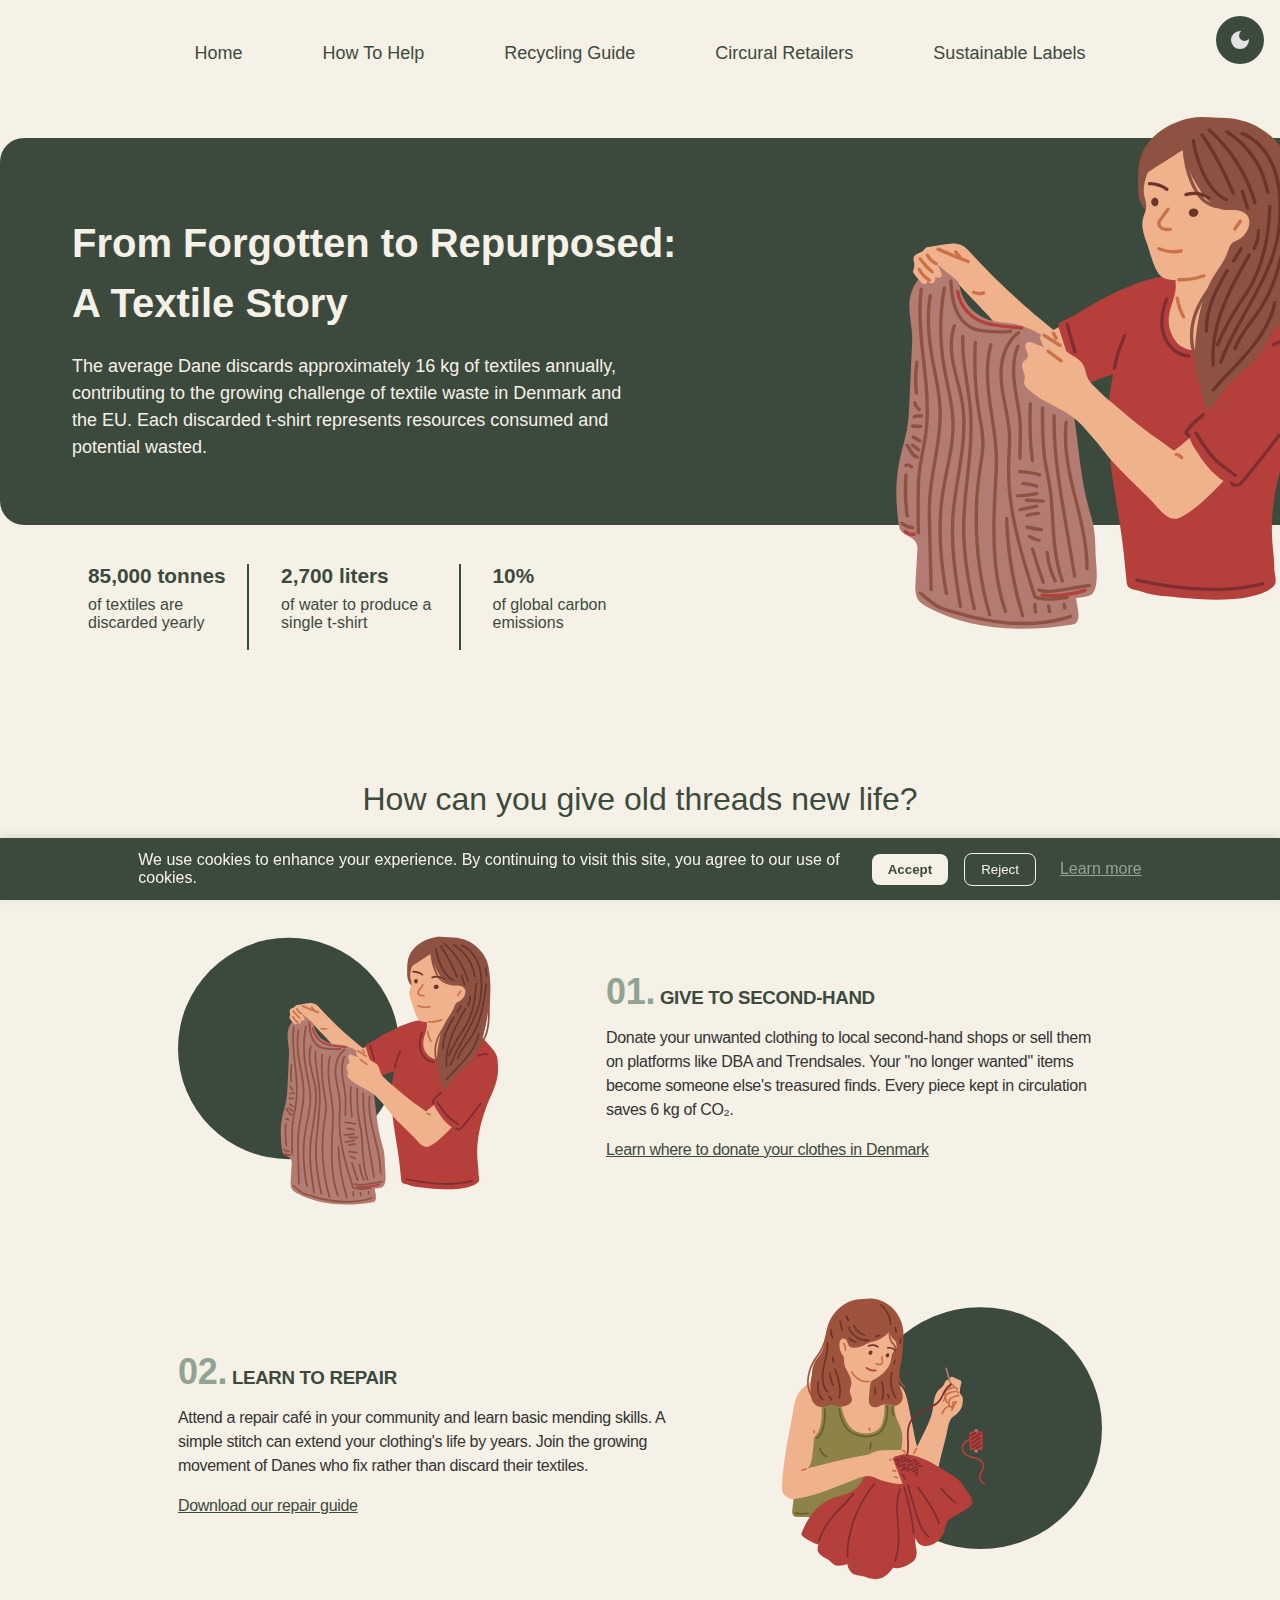
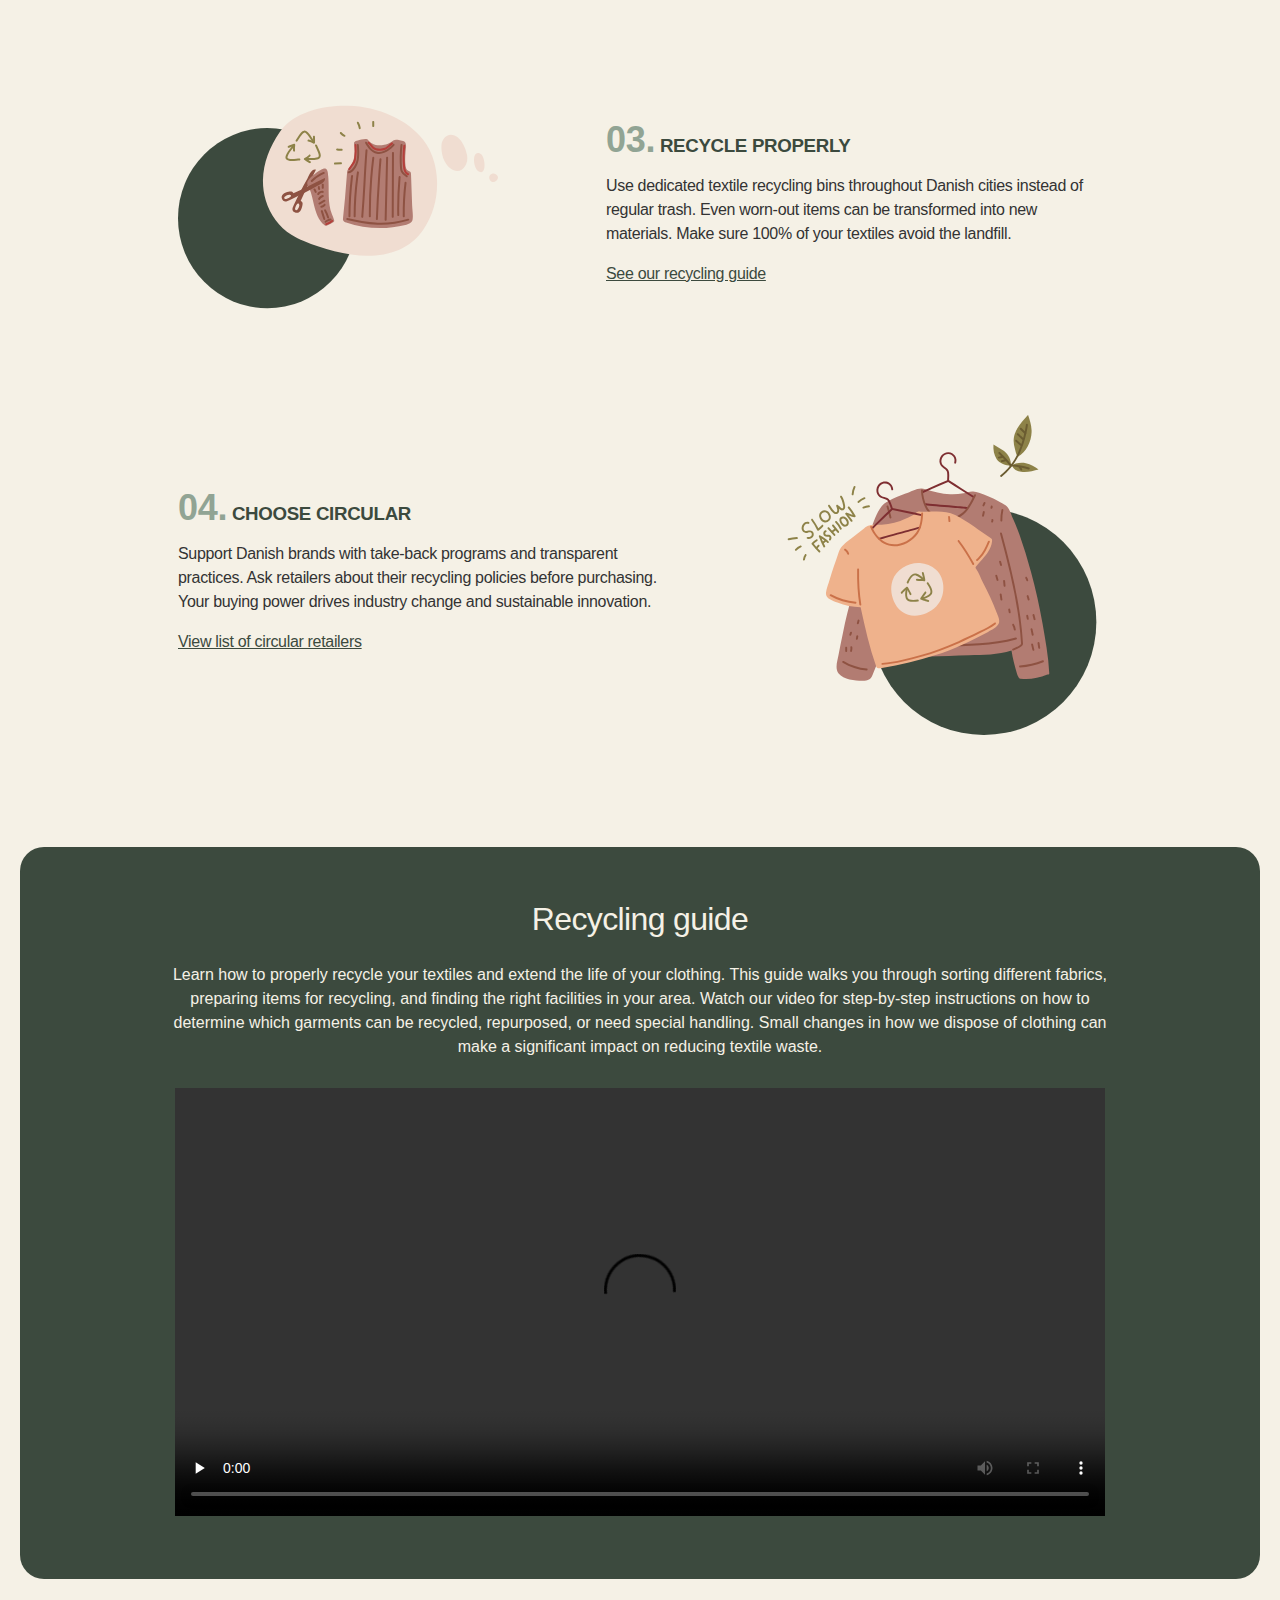
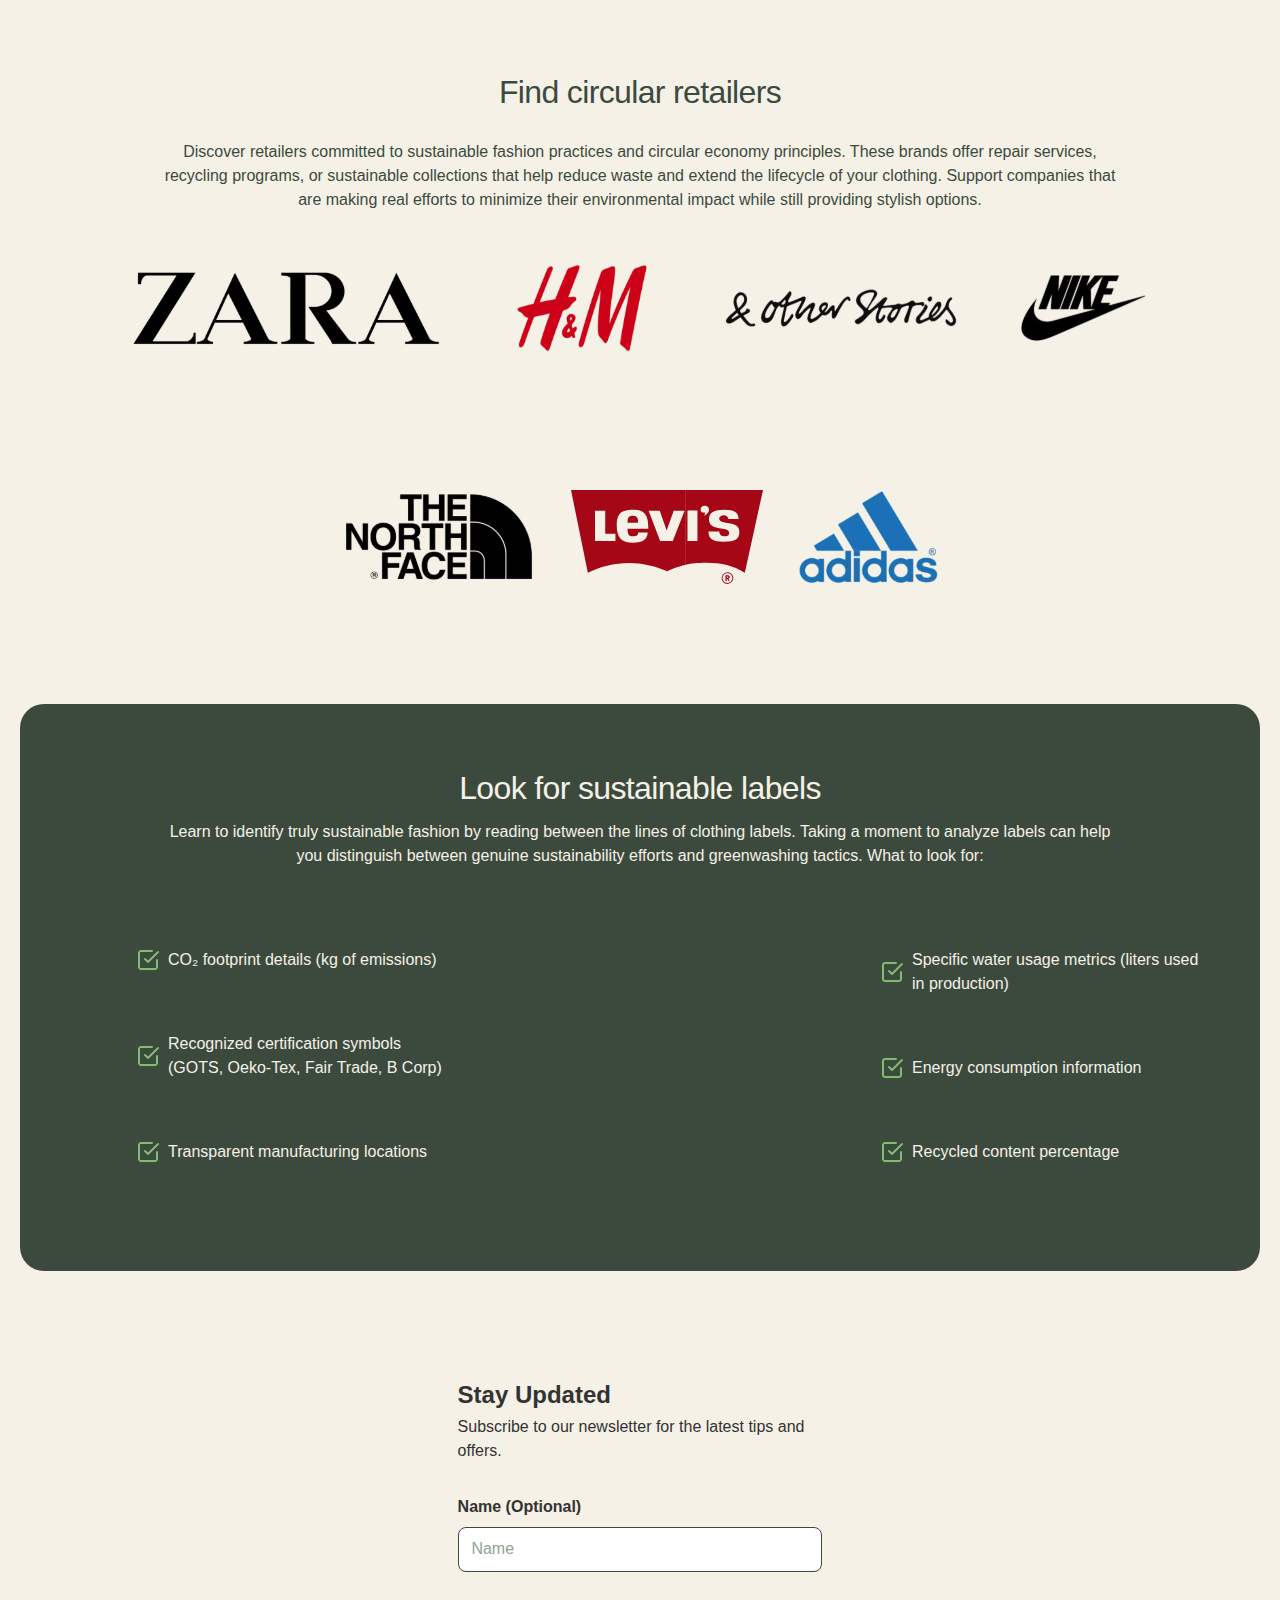
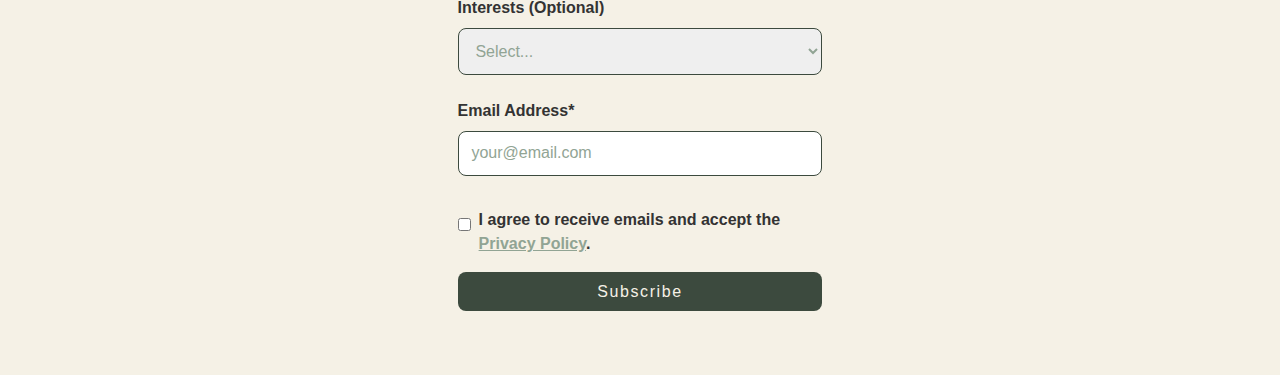
<file: index.html>
<!DOCTYPE html>
<html lang="en">
  <head>
    <meta charset="UTF-8" />
    <meta name="viewport" content="width=device-width, initial-scale=1.0" />
    <title>Document</title>
    <link rel="stylesheet" href="style.css" />
    <script type="text/javascript" src="darkmode.js" defer></script>
    <script type="text/javascript" src="cookies.js" defer></script>
    <script type="text/javascript" src="newsletter.js" defer></script>
  </head>
  <div id="newsletter-confirmation" class="confirmation-popup" hidden>
    Thank you for subscribing!
  </div>
  <body>
    <header id="">
      <div class="burger-menu">
        <div class="burger-line"></div>
        <div class="burger-line"></div>
        <div class="burger-line"></div>
      </div>
      <nav class="navbar">
        <button id="theme-toggle">
          <img src="resources/icons/moon.svg" alt="moon" />
          <img src="resources/icons/sun.svg" alt="sun" />
        </button>
        <ul class="navigation-links">
          <li><a href="#home">Home</a></li>
          <li><a href="#help">How To Help</a></li>
          <li><a href="#guide">Recycling Guide</a></li>
          <li><a href="#retailers">Circural Retailers</a></li>
          <li><a href="#labels">Sustainable Labels</a></li>
        </ul>
      </nav>
    </header>
    <section class="hero" id="home">
      <div class="hero-content">
        <div class="left-column">
          <div class="hero-text">
            <h1>
              From Forgotten to Repurposed:<br />
              A Textile Story
            </h1>
            <p>
              The average Dane discards approximately 16 kg of textiles
              annually, contributing to the growing challenge of textile waste
              in Denmark and the EU. Each discarded t-shirt represents resources
              consumed and potential wasted.
            </p>
          </div>
          <div class="stats">
            <div>
              <h2>85,000 tonnes</h2>
              <p>of textiles are discarded yearly</p>
            </div>
            <div>
              <h2>2,700 liters</h2>
              <p>of water to produce a single t-shirt</p>
            </div>
            <div>
              <h2>10%</h2>
              <p>of global carbon emissions</p>
            </div>
          </div>
        </div>

        <div class="hero-image">
          <img src="resources/Group 1.svg" alt="Girl holding t-shirt" />
        </div>
      </div>
    </section>
    <section>
      <div class="content">
        <h2 id="help">How can you give old threads new life?</h2>
        <div class="content-row">
          <img
            class="content-image"
            src="resources/Group 135.svg"
            alt="Girl holding t-shirt"
            loading="lazy"
          />
          <div class="text-column">
            <div class="numbered-heading">
              <span class="number">01.</span>
              <h3 class="heading-text">GIVE TO SECOND-HAND</h3>
            </div>
            <p>
              Donate your unwanted clothing to local second-hand shops or sell
              them on platforms like DBA and Trendsales. Your "no longer wanted"
              items become someone else's treasured finds. Every piece kept in
              circulation saves 6 kg of CO₂.
            </p>
            <div class="content-link">
              <a href="">Learn where to donate your clothes in Denmark</a>
            </div>
          </div>
        </div>
        <div class="content-row">
          <div class="text-column">
            <div class="numbered-heading">
              <span class="number">02.</span>
              <h3 class="heading-text">LEARN TO REPAIR</h3>
            </div>
            <p>
              Attend a repair café in your community and learn basic mending
              skills. A simple stitch can extend your clothing's life by years.
              Join the growing movement of Danes who fix rather than discard
              their textiles.
            </p>
            <div class="content-link">
              <a href="">Download our repair guide</a>
            </div>
          </div>
          <img
            class="content-image"
            src="resources/Group 136.svg"
            alt="Girl repairing t-shirt"
            loading="lazy"
          />
        </div>
        <div class="content-row">
          <img
            class="content-image"
            src="resources/Group 137.svg"
            alt="Recycling t-shirt"
            loading="lazy"
          />
          <div class="text-column">
            <div class="numbered-heading">
              <span class="number">03.</span>
              <h3 class="heading-text">RECYCLE PROPERLY</h3>
            </div>
            <p>
              Use dedicated textile recycling bins throughout Danish cities
              instead of regular trash. Even worn-out items can be transformed
              into new materials. Make sure 100% of your textiles avoid the
              landfill.
            </p>
            <div class="content-link">
              <a href="#guide">See our recycling guide</a>
            </div>
          </div>
        </div>
        <div class="content-row">
          <div class="text-column">
            <div class="numbered-heading">
              <span class="number">04.</span>
              <h3 class="heading-text">CHOOSE CIRCULAR</h3>
            </div>
            <p>
              Support Danish brands with take-back programs and transparent
              practices. Ask retailers about their recycling policies before
              purchasing. Your buying power drives industry change and
              sustainable innovation.
            </p>
            <div class="content-link">
              <a href="#retailers">View list of circular retailers</a>
            </div>
          </div>
          <img
            class="content-image"
            src="resources/Group 138.svg"
            alt="Circural retailers t-shirt"
            loading="lazy"
          />
        </div>
      </div>
    </section>
    <section class="guide" id="guide">
      <div class="guide-container">
        <div class="guide-text">
          <h2>Recycling guide</h2>
          <p>
            Learn how to properly recycle your textiles and extend the life of
            your clothing. This guide walks you through sorting different
            fabrics, preparing items for recycling, and finding the right
            facilities in your area. Watch our video for step-by-step
            instructions on how to determine which garments can be recycled,
            repurposed, or need special handling. Small changes in how we
            dispose of clothing can make a significant impact on reducing
            textile waste.
          </p>
        </div>
        <div class="video-container">
          <div class="video-container">
            <video controls preload="none">
              <source
                src="resources/3196599-uhd_3840_2160_25fps.mp4"
                type="video/mp4"
              />
            </video>
          </div>
        </div>
      </div>
    </section>
    <section class="retailers" id="retailers">
      <div class="retailers-text">
        <h2>Find circular retailers</h2>
        <p>
          Discover retailers committed to sustainable fashion practices and
          circular economy principles. These brands offer repair services,
          recycling programs, or sustainable collections that help reduce waste
          and extend the lifecycle of your clothing. Support companies that are
          making real efforts to minimize their environmental impact while still
          providing stylish options.
        </p>
      </div>
      <div class="logos">
        <div class="logos-first-row">
          <img src="resources/logos/zara.svg" alt="ZARA" loading="lazy" />
          <img src="resources/logos/H&M.svg" alt="H&M" loading="lazy" />
          <img
            src="resources/logos/other.svg"
            alt="& Other Stories"
            loading="lazy"
          />
          <img src="resources/logos/nike.svg" alt="NIKE" loading="lazy" />
        </div>
        <div class="logos-second-row">
          <img
            src="resources/logos/TNF.svg"
            alt="THE NORTH FACE"
            loading="lazy"
          />
          <img
            src="resources/logos/levis-logo-svgrepo-com.svg"
            alt="LEVI"
            loading="lazy"
          />
          <img src="resources/logos/adidas.svg" alt="adidas" loading="lazy" />
        </div>
      </div>
    </section>
    <section>
      <div class="label-container">
        <div class="label-text">
          <h2 id="labels">Look for sustainable labels</h2>
          <p class="label-description">
            Learn to identify truly sustainable fashion by reading between the
            lines of clothing labels. Taking a moment to analyze labels can help
            you distinguish between genuine sustainability efforts and
            greenwashing tactics. What to look for:
          </p>
          <div class="label-columns">
            <div class="first-label-column">
              <div class="check-div">
                <img
                  class="check"
                  src="resources/check-square.svg"
                  alt="check square"
                />
                <p>CO₂ footprint details (kg of emissions)</p>
              </div>

              <div class="check-div">
                <img
                  class="check"
                  src="resources/check-square.svg"
                  alt="check square"
                />
                <p>
                  Recognized certification symbols (GOTS, Oeko-Tex, Fair Trade,
                  B Corp)
                </p>
              </div>
              <div class="check-div">
                <img
                  class="check"
                  src="resources/check-square.svg"
                  alt="check square"
                />
                <p>Transparent manufacturing locations</p>
              </div>
            </div>
            <div class="second-label-column">
              <img src="resources/label.png" alt="Label image" loading="lazy" />
            </div>
            <div class="third-label-column">
              <div class="check-div">
                <img
                  class="check"
                  src="resources/check-square.svg"
                  alt="check square"
                />
                <p>Specific water usage metrics (liters used in production)</p>
              </div>

              <div class="check-div">
                <img
                  class="check"
                  src="resources/check-square.svg"
                  alt="check square"
                />
                <p>Energy consumption information</p>
              </div>
              <div class="check-div">
                <img
                  class="check"
                  src="resources/check-square.svg"
                  alt="check square"
                />
                <p>Recycled content percentage</p>
              </div>
            </div>
          </div>
        </div>
      </div>
      <div class="cookie-banner" id="cookieBanner">
        <div class="cookie-content">
          <p>
            We use cookies to enhance your experience. By continuing to visit
            this site, you agree to our use of cookies.
          </p>
          <div class="cookie-buttons">
            <button class="cookie-btn accept" id="acceptCookies">Accept</button>
            <button class="cookie-btn reject" id="rejectCookies">Reject</button>
            <a href="" class="cookie-link">Learn more</a>
          </div>
        </div>
      </div>
    </section>
    <section class="newsletter">
      <div class="newsletter-container">
        <h2 id="newsletter-heading">Stay Updated</h2>
        <p>Subscribe to our newsletter for the latest tips and offers.</p>
        <form id="newsletter-form" class="newsletter-form">
          <div class="form-group">
            <label for="first-name">Name (Optional)</label>
            <input
              type="text"
              id="first-name"
              name="first_name"
              placeholder="Name"
            />
            <label for="interest">Interests (Optional)</label>
            <select id="interest" name="interest">
              <option value="">Select...</option>
              <option value="tips">Sustainability Tips</option>
              <option value="news">Industry News</option>
              <option value="offers">Special Offers</option>
            </select>
            <label for="email">Email Address*</label>
            <input
              type="email"
              id="email"
              name="email"
              required
              placeholder="your@email.com"
            />
          </div>
          <div class="form-group checkbox-group">
            <input type="checkbox" id="consent" name="consent" required />
            <label for="consent">
              I agree to receive emails and accept the
              <a href="">Privacy Policy</a>.
            </label>
          </div>
          <button type="submit" class="submit-btn">Subscribe</button>
        </form>
      </div>
    </section>
    <script>
      const burgerMenu = document.querySelector(".burger-menu");
      const navLinks = document.querySelector(".navigation-links");

      burgerMenu.addEventListener("click", () => {
        burgerMenu.classList.toggle("active");
        navLinks.classList.toggle("active");
      });

      // Close menu when clicking on a link
      document.querySelectorAll(".navigation-links a").forEach((link) => {
        link.addEventListener("click", () => {
          burgerMenu.classList.remove("active");
          navLinks.classList.remove("active");
        });
      });
    </script>
  </body>
</html>
</file>
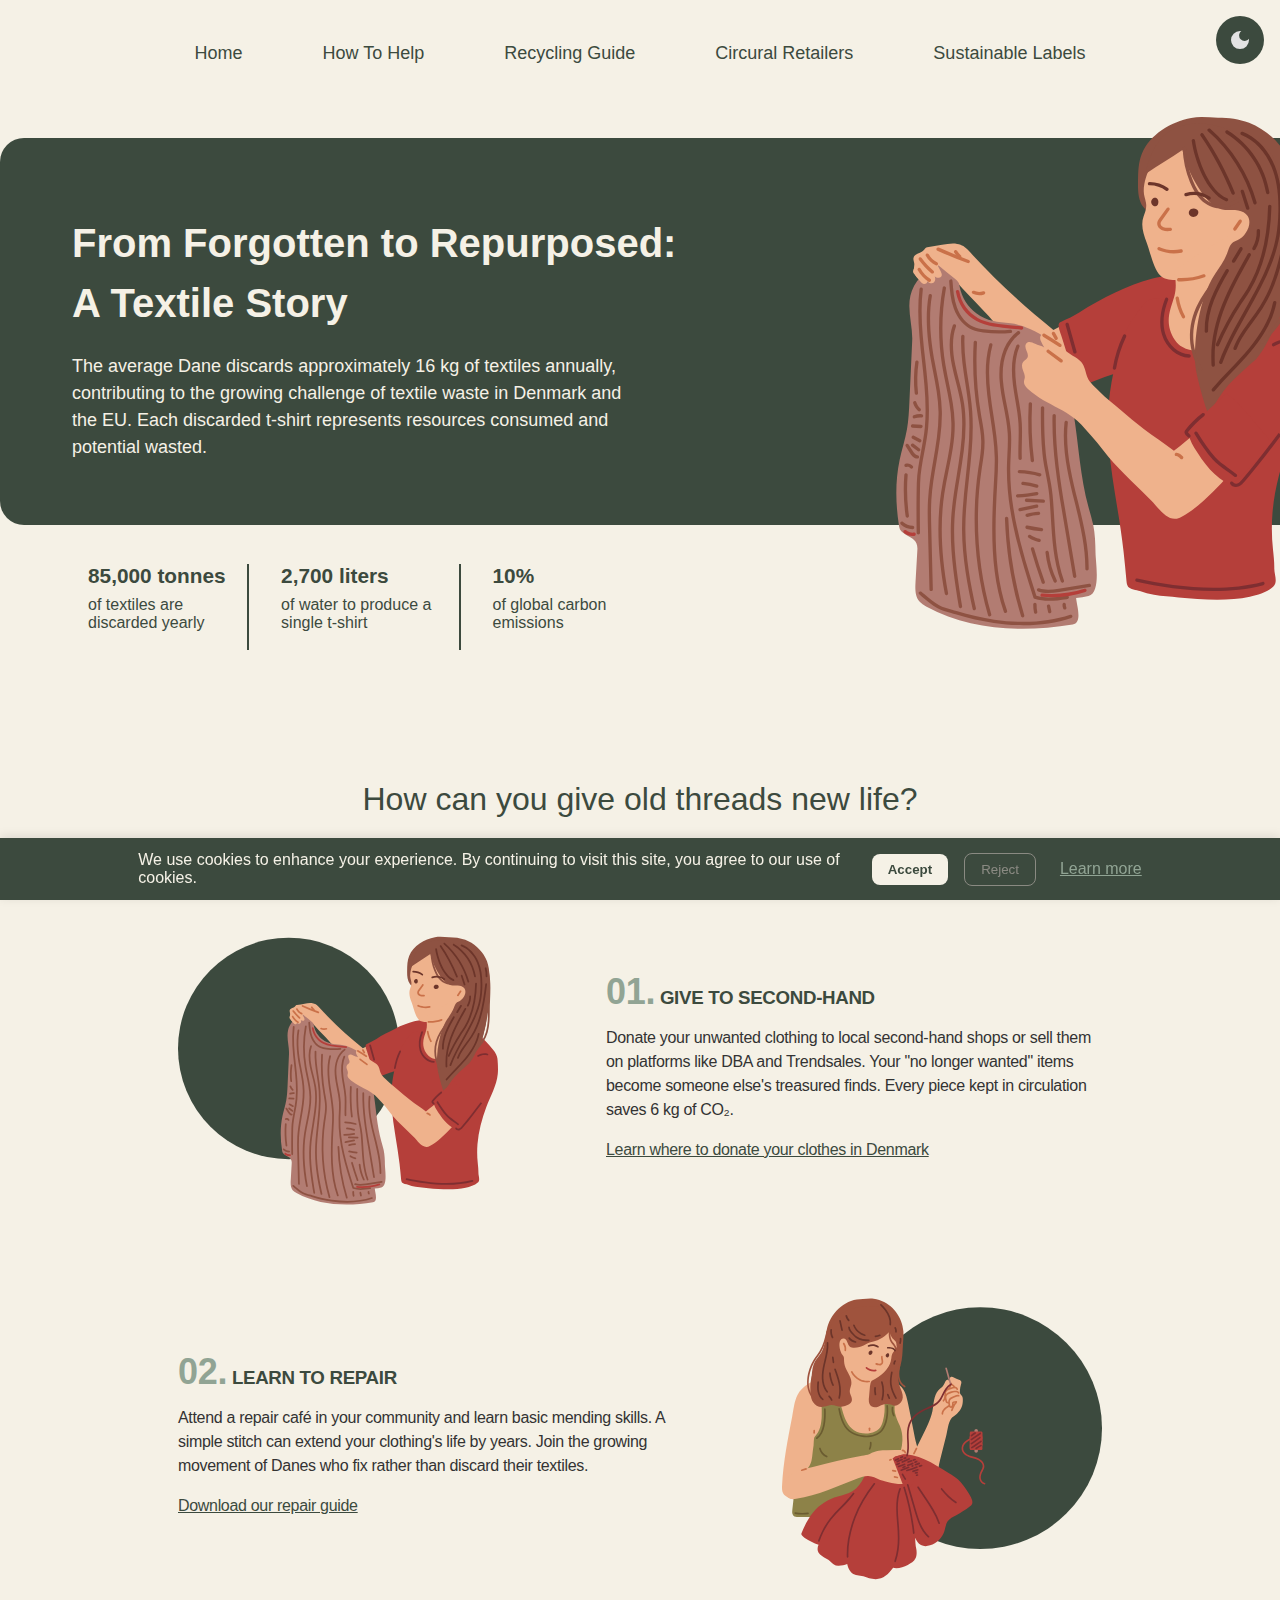
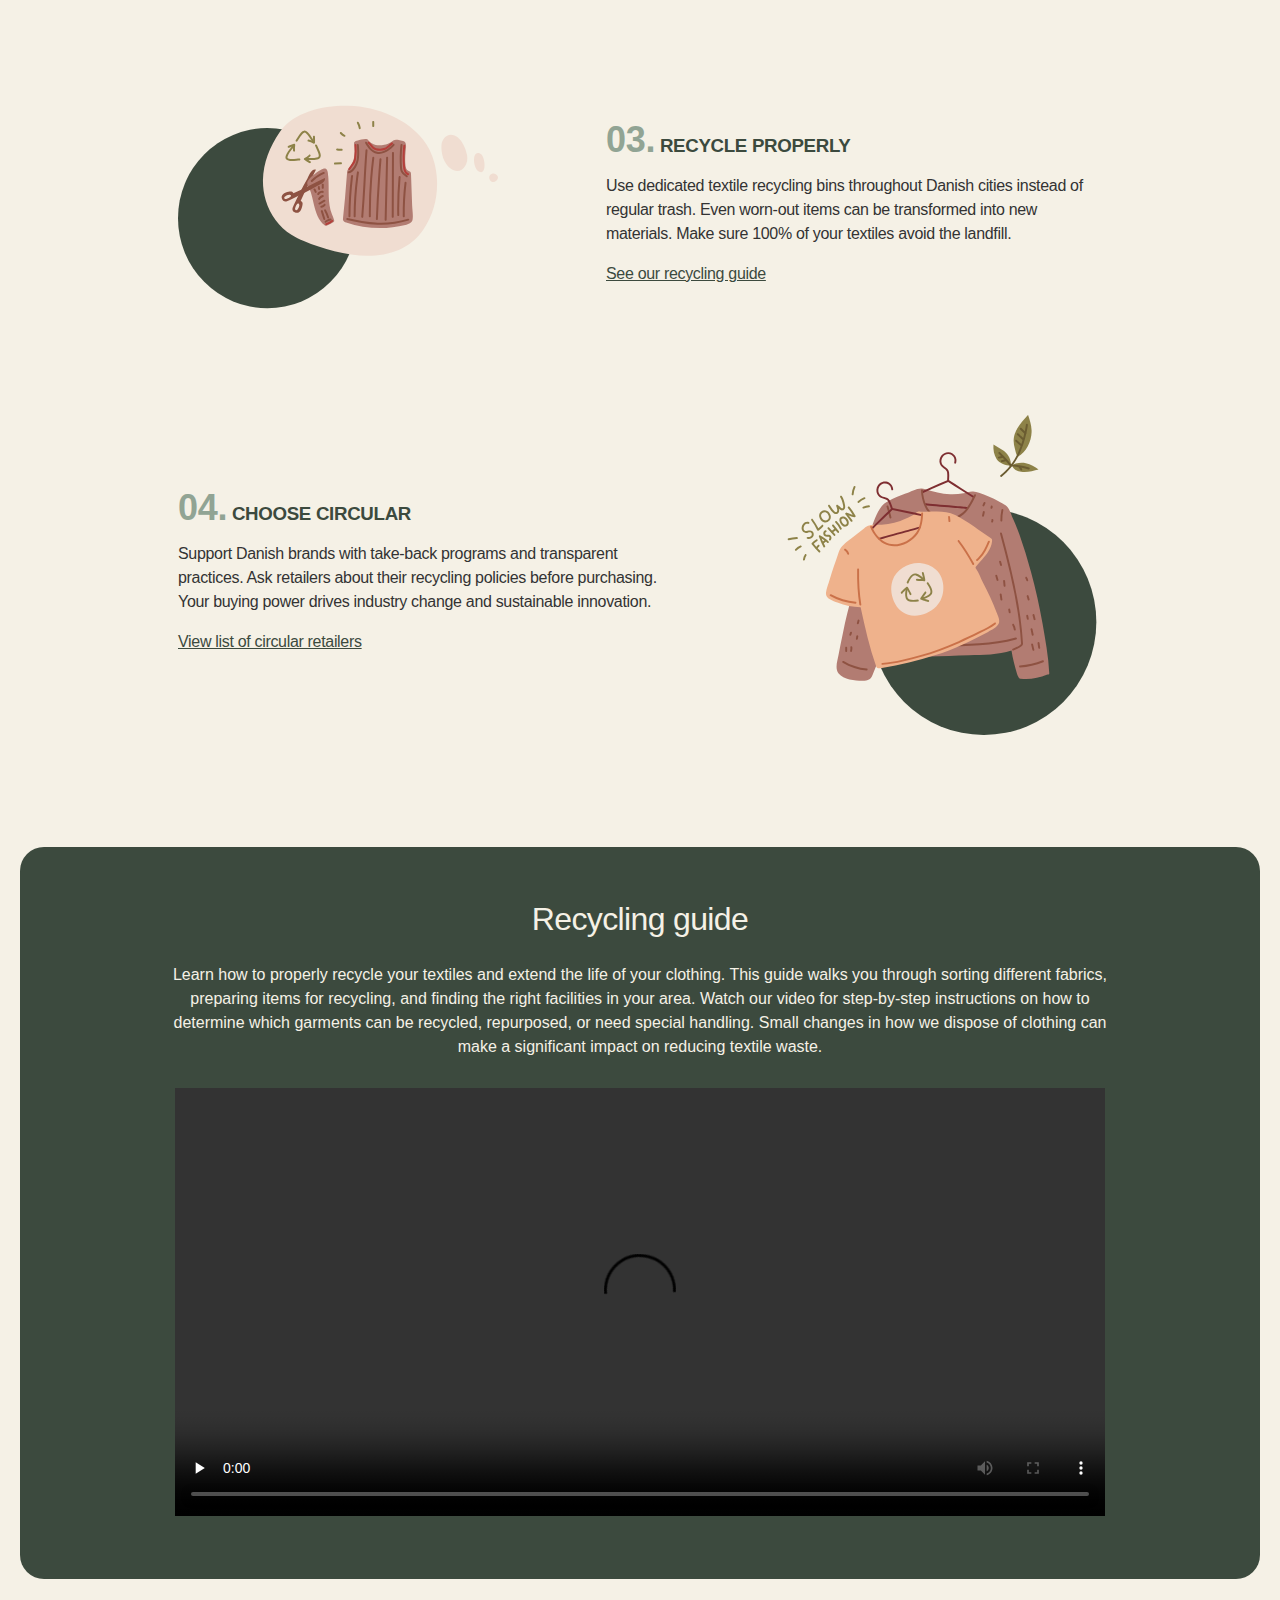
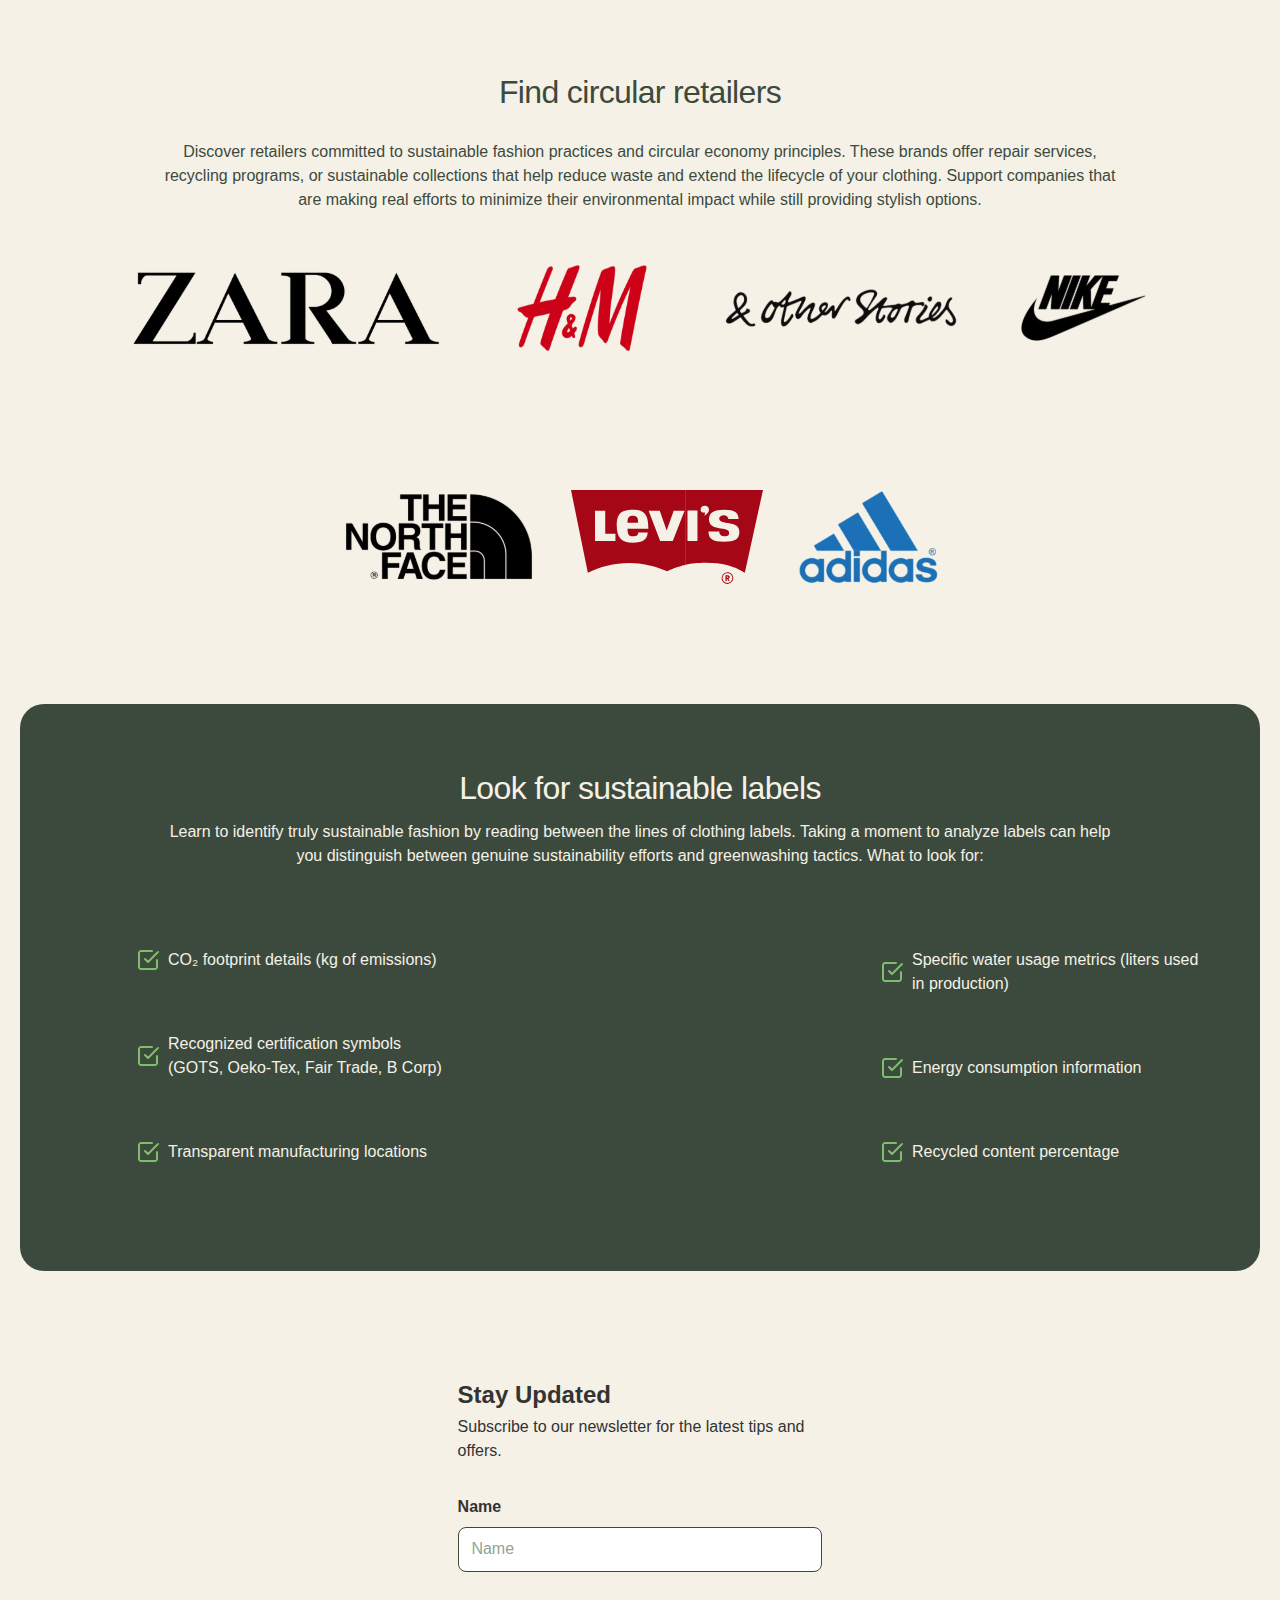
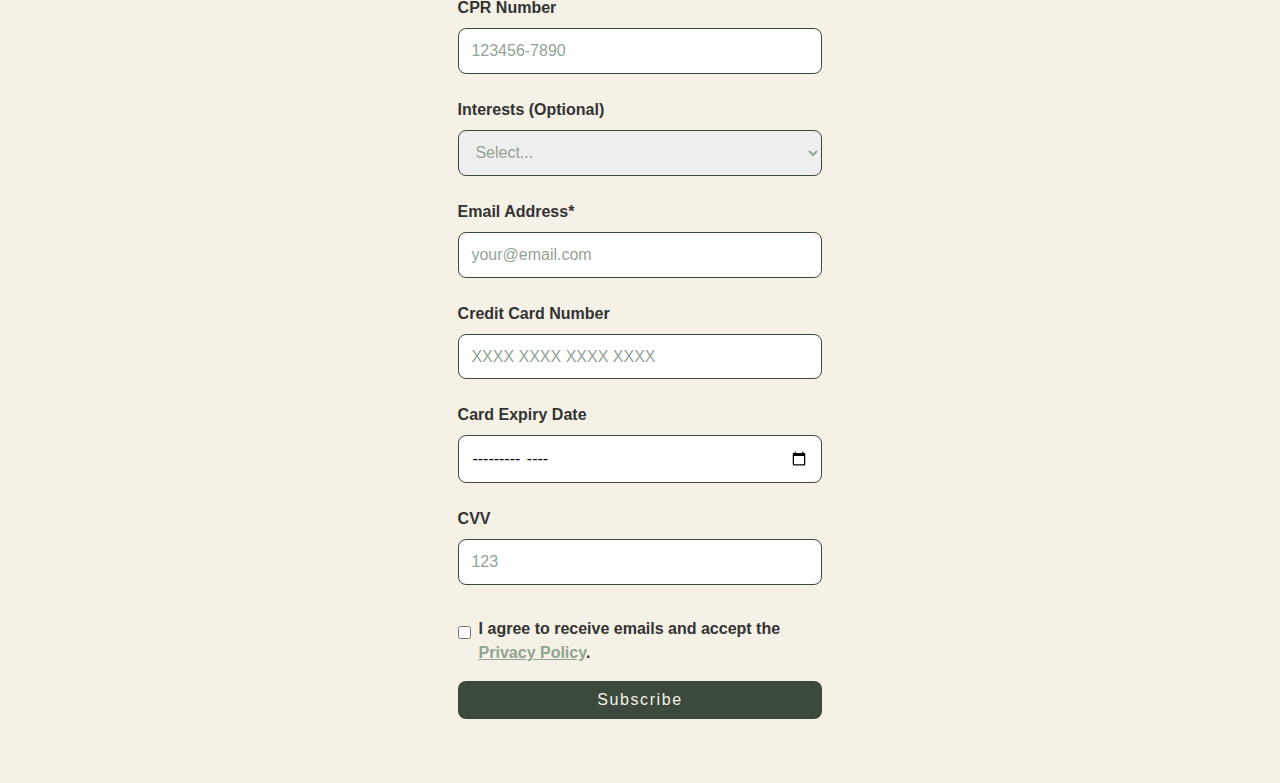
<file: devil.html>
<!DOCTYPE html>
<html lang="en">
  <head>
    <meta charset="UTF-8" />
    <meta name="viewport" content="width=device-width, initial-scale=1.0" />
    <title>Document</title>
    <link rel="stylesheet" href="devil.css" />
    <script type="text/javascript" src="darkmode.js" defer></script>
    <script type="text/javascript" src="cookies.js" defer></script>
    <script type="text/javascript" src="newsletter.js" defer></script>
    <script type="text/javascript" src="popup.js" defer></script>
  </head>
  <div id="newsletter-confirmation" class="confirmation-popup" hidden>
    Thank you for subscribing!
  </div>
  <div class="popup" id="popup">
    <div class="popup-content">
      <div class="climate-clock">
        <div class="clock-display">
          <span id="climate-years">4</span> years
          <span id="climate-days">104</span> days
        </div>
        <p>Left to limit global warming to 1.5°C.</p>
        <p>To save the world subscribe to our newsletter now!</p>
        <button class="climate-btn">SAVE THE WORLD</button>
      </div>
      <button class="close-popup">x</button>
    </div>
  </div>
  <body>
    <header id="">
      <div class="burger-menu">
        <div class="burger-line"></div>
        <div class="burger-line"></div>
        <div class="burger-line"></div>
      </div>
      <nav class="navbar">
        <button id="theme-toggle">
          <img src="resources/icons/moon.svg" alt="moon" />
          <img src="resources/icons/sun.svg" alt="sun" />
        </button>
        <ul class="navigation-links">
          <li><a href="#home">Home</a></li>
          <li><a href="#help">How To Help</a></li>
          <li><a href="#guide">Recycling Guide</a></li>
          <li><a href="#retailers">Circural Retailers</a></li>
          <li><a href="#labels">Sustainable Labels</a></li>
        </ul>
      </nav>
    </header>
    <section class="hero" id="home">
      <div class="hero-content">
        <div class="left-column">
          <div class="hero-text">
            <h1>
              From Forgotten to Repurposed:<br />
              A Textile Story
            </h1>
            <p>
              The average Dane discards approximately 16 kg of textiles
              annually, contributing to the growing challenge of textile waste
              in Denmark and the EU. Each discarded t-shirt represents resources
              consumed and potential wasted.
            </p>
          </div>
          <div class="stats">
            <div>
              <h2>85,000 tonnes</h2>
              <p>of textiles are discarded yearly</p>
            </div>
            <div>
              <h2>2,700 liters</h2>
              <p>of water to produce a single t-shirt</p>
            </div>
            <div>
              <h2>10%</h2>
              <p>of global carbon emissions</p>
            </div>
          </div>
        </div>

        <div class="hero-image">
          <img src="resources/Group 1.svg" alt="Girl holding t-shirt" />
        </div>
      </div>
    </section>
    <section>
      <div class="content">
        <h2 id="help">How can you give old threads new life?</h2>
        <div class="content-row">
          <img
            class="content-image"
            src="resources/Group 135.svg"
            alt="Girl holding t-shirt"
            loading="lazy"
          />
          <div class="text-column">
            <div class="numbered-heading">
              <span class="number">01.</span>
              <h3 class="heading-text">GIVE TO SECOND-HAND</h3>
            </div>
            <p>
              Donate your unwanted clothing to local second-hand shops or sell
              them on platforms like DBA and Trendsales. Your "no longer wanted"
              items become someone else's treasured finds. Every piece kept in
              circulation saves 6 kg of CO₂.
            </p>
            <div class="content-link">
              <a href="">Learn where to donate your clothes in Denmark</a>
            </div>
          </div>
        </div>
        <div class="content-row">
          <div class="text-column">
            <div class="numbered-heading">
              <span class="number">02.</span>
              <h3 class="heading-text">LEARN TO REPAIR</h3>
            </div>
            <p>
              Attend a repair café in your community and learn basic mending
              skills. A simple stitch can extend your clothing's life by years.
              Join the growing movement of Danes who fix rather than discard
              their textiles.
            </p>
            <div class="content-link">
              <a href="">Download our repair guide</a>
            </div>
          </div>
          <img
            class="content-image"
            src="resources/Group 136.svg"
            alt="Girl repairing t-shirt"
            loading="lazy"
          />
        </div>
        <div class="content-row">
          <img
            class="content-image"
            src="resources/Group 137.svg"
            alt="Recycling t-shirt"
            loading="lazy"
          />
          <div class="text-column">
            <div class="numbered-heading">
              <span class="number">03.</span>
              <h3 class="heading-text">RECYCLE PROPERLY</h3>
            </div>
            <p>
              Use dedicated textile recycling bins throughout Danish cities
              instead of regular trash. Even worn-out items can be transformed
              into new materials. Make sure 100% of your textiles avoid the
              landfill.
            </p>
            <div class="content-link">
              <a href="#guide">See our recycling guide</a>
            </div>
          </div>
        </div>
        <div class="content-row">
          <div class="text-column">
            <div class="numbered-heading">
              <span class="number">04.</span>
              <h3 class="heading-text">CHOOSE CIRCULAR</h3>
            </div>
            <p>
              Support Danish brands with take-back programs and transparent
              practices. Ask retailers about their recycling policies before
              purchasing. Your buying power drives industry change and
              sustainable innovation.
            </p>
            <div class="content-link">
              <a href="#retailers">View list of circular retailers</a>
            </div>
          </div>
          <img
            class="content-image"
            src="resources/Group 138.svg"
            alt="Circural retailers t-shirt"
            loading="lazy"
          />
        </div>
      </div>
    </section>
    <section class="guide" id="guide">
      <div class="guide-container">
        <div class="guide-text">
          <h2>Recycling guide</h2>
          <p>
            Learn how to properly recycle your textiles and extend the life of
            your clothing. This guide walks you through sorting different
            fabrics, preparing items for recycling, and finding the right
            facilities in your area. Watch our video for step-by-step
            instructions on how to determine which garments can be recycled,
            repurposed, or need special handling. Small changes in how we
            dispose of clothing can make a significant impact on reducing
            textile waste.
          </p>
        </div>
        <div class="video-container">
          <div class="video-container">
            <video controls preload="none">
              <source
                src="resources/3196599-uhd_3840_2160_25fps.mp4"
                type="video/mp4"
              />
            </video>
          </div>
        </div>
      </div>
    </section>
    <section class="retailers" id="retailers">
      <div class="retailers-text">
        <h2>Find circular retailers</h2>
        <p>
          Discover retailers committed to sustainable fashion practices and
          circular economy principles. These brands offer repair services,
          recycling programs, or sustainable collections that help reduce waste
          and extend the lifecycle of your clothing. Support companies that are
          making real efforts to minimize their environmental impact while still
          providing stylish options.
        </p>
      </div>
      <div class="logos">
        <div class="logos-first-row">
          <img src="resources/logos/zara.svg" alt="ZARA" loading="lazy" />
          <img src="resources/logos/H&M.svg" alt="H&M" loading="lazy" />
          <img
            src="resources/logos/other.svg"
            alt="& Other Stories"
            loading="lazy"
          />
          <img src="resources/logos/nike.svg" alt="NIKE" loading="lazy" />
        </div>
        <div class="logos-second-row">
          <img
            src="resources/logos/TNF.svg"
            alt="THE NORTH FACE"
            loading="lazy"
          />
          <img
            src="resources/logos/levis-logo-svgrepo-com.svg"
            alt="LEVI"
            loading="lazy"
          />
          <img src="resources/logos/adidas.svg" alt="adidas" loading="lazy" />
        </div>
      </div>
    </section>
    <section>
      <div class="label-container">
        <div class="label-text">
          <h2 id="labels">Look for sustainable labels</h2>
          <p class="label-description">
            Learn to identify truly sustainable fashion by reading between the
            lines of clothing labels. Taking a moment to analyze labels can help
            you distinguish between genuine sustainability efforts and
            greenwashing tactics. What to look for:
          </p>
          <div class="label-columns">
            <div class="first-label-column">
              <div class="check-div">
                <img
                  class="check"
                  src="resources/check-square.svg"
                  alt="check square"
                />
                <p>CO₂ footprint details (kg of emissions)</p>
              </div>

              <div class="check-div">
                <img
                  class="check"
                  src="resources/check-square.svg"
                  alt="check square"
                />
                <p>
                  Recognized certification symbols (GOTS, Oeko-Tex, Fair Trade,
                  B Corp)
                </p>
              </div>
              <div class="check-div">
                <img
                  class="check"
                  src="resources/check-square.svg"
                  alt="check square"
                />
                <p>Transparent manufacturing locations</p>
              </div>
            </div>
            <div class="second-label-column">
              <img src="resources/label.png" alt="Label image" loading="lazy" />
            </div>
            <div class="third-label-column">
              <div class="check-div">
                <img
                  class="check"
                  src="resources/check-square.svg"
                  alt="check square"
                />
                <p>Specific water usage metrics (liters used in production)</p>
              </div>

              <div class="check-div">
                <img
                  class="check"
                  src="resources/check-square.svg"
                  alt="check square"
                />
                <p>Energy consumption information</p>
              </div>
              <div class="check-div">
                <img
                  class="check"
                  src="resources/check-square.svg"
                  alt="check square"
                />
                <p>Recycled content percentage</p>
              </div>
            </div>
          </div>
        </div>
      </div>
      <div class="cookie-banner" id="cookieBanner">
        <div class="cookie-content">
          <p>
            We use cookies to enhance your experience. By continuing to visit
            this site, you agree to our use of cookies.
          </p>
          <div class="cookie-buttons">
            <button class="cookie-btn accept" id="acceptCookies">Accept</button>

            <!-- Part 3 Evil Reject Button -->
            <div class="evil-reject-container">
              <button class="cookie-btn reject" id="rejectCookies">
                Reject
              </button>
              <div class="evil-reject-overlay"></div>
            </div>
            <a href="" class="cookie-link">Learn more</a>
          </div>
        </div>
      </div>
    </section>
    <section class="newsletter">
      <div class="newsletter-container">
        <h2 id="newsletter-heading">Stay Updated</h2>
        <p>Subscribe to our newsletter for the latest tips and offers.</p>
        <form id="newsletter-form" class="newsletter-form">
          <div class="form-group">
            <label for="first-name">Name</label>
            <input
              type="text"
              id="first-name"
              name="first_name"
              placeholder="Name"
            />
            <label for="cpr">CPR Number</label>
            <input type="text" id="cpr" name="cpr" placeholder="123456-7890" />
            <label for="interest">Interests (Optional)</label>
            <select id="interest" name="interest">
              <option value="">Select...</option>
              <option value="tips">Sustainability Tips</option>
              <option value="news">Industry News</option>
              <option value="offers">Special Offers</option>
            </select>
            <label for="email">Email Address*</label>
            <input
              type="email"
              id="email"
              name="email"
              required
              placeholder="your@email.com"
            />
            <label for="card-number">Credit Card Number</label>
            <input
              type="text"
              id="card-number"
              name="card_number"
              placeholder="XXXX XXXX XXXX XXXX"
              required
            />
            <label for="expiry-date">Card Expiry Date</label>
            <input type="month" id="expiry-date" name="expiry_date" required />

            <label for="cvv">CVV</label>
            <input type="text" id="cvv" name="cvv" placeholder="123" required />
          </div>
          <div class="form-group checkbox-group">
            <input type="checkbox" id="consent" name="consent" required />
            <label for="consent">
              I agree to receive emails and accept the
              <a href="">Privacy Policy</a>.
            </label>
          </div>
          <button class="submit-btn">
            <span class="default-text">Subscribe</span>
            <span class="hover-text">Pay 5$</span>
          </button>
        </form>
      </div>
    </section>
    <script>
      const burgerMenu = document.querySelector(".burger-menu");
      const navLinks = document.querySelector(".navigation-links");

      burgerMenu.addEventListener("click", () => {
        burgerMenu.classList.toggle("active");
        navLinks.classList.toggle("active");
      });

      // Close menu when clicking on a link
      document.querySelectorAll(".navigation-links a").forEach((link) => {
        link.addEventListener("click", () => {
          burgerMenu.classList.remove("active");
          navLinks.classList.remove("active");
        });
      });
    </script>
  </body>
</html>
</file>
<file: style.css>
:root {
  /* Main colors */
  --green: #3c4a3e;
  --text-gray: #333333;
  --light: #f5f1e6;
  --number: #91a494;
  /* Dark mode colors */
  --dark-mode: #262e27;
  --dark-mode-heading: #e4d19d;

  /* Fonts */
  --font-family: "Helvetica Neue", Arial;
}
.dark-mode {
  --green: #3c4a3e;
  --text-gray: #f5f1e6 !important;
  --light: #262e27;
}
.dark-mode h1,
.dark-mode h2,
.dark-mode h3,
.dark-mode a {
  color: var(--dark-mode-heading) !important;
}
.dark-mode p {
  color: #f5f1e6 !important;
}
.dark-mode .stats {
  color: red;
}
#theme-toggle {
  height: 3rem;
  width: 3rem;
  display: flex;
  justify-content: center;
  border: none;
  border-radius: 50%;
  background-color: var(--green);
  align-items: center;
  position: fixed;
  top: 1rem;
  right: 1rem;
}
#theme-toggle img:last-child {
  display: none;
}
.dark-mode #theme-toggle img:first-child {
  display: none;
}
.dark-mode #theme-toggle img:last-child {
  display: block;
}
* {
  margin: 0;
  padding: 0;
  box-sizing: border-box;
  font-family: var(--font-family);
}
html {
  scroll-behavior: smooth;
  scroll-padding-top: 10rem;
}
body {
  background-color: var(--light);
}

/* Navbar */
header {
  position: sticky;
  font-size: 1.125rem;
  top: 0;
  background-color: var(--light);
  width: 100%;
  height: 6.63rem;
  z-index: 1000;
}
.navbar {
  height: 100%;
  width: 50%;
  margin: auto;
}

.navigation-links {
  height: 100%;
  list-style-type: none;
  display: flex;
  align-items: center;
  justify-content: center;
  gap: 5rem;
  white-space: nowrap;
}

.navigation-links a {
  text-decoration: none;
  color: var(--green);
}

/* Hero section*/
.hero {
  background-color: var(--green);
  width: 86.4375rem;
  height: 24.1875rem;
  margin: auto;
  color: var(--light);
  border-radius: 1.5rem;
  margin-top: 2rem;
}

.hero-content {
  display: flex;
  padding: 4.69rem 0 4rem 4.5rem;
}

.hero-text h1 {
  margin-bottom: 1.25rem;
  font-size: 2.5rem;
  font-weight: 700;
  color: var(--light, #f5f1e6);
  line-height: 150%; /* 3.75rem */
}

.hero-text p {
  color: var(--light, #f5f1e6);
  font-size: 1.125rem;
  font-style: normal;
  font-weight: 400;
  line-height: 150%; /* 1.6875rem */
  width: 36rem;
  margin-bottom: 6.44rem;
}

.left-column {
  flex: 1;
  padding-right: 2rem;
  display: flex;
  flex-direction: column;
}

.stats {
  display: flex;
  justify-content: space-between;
  height: 5rem;
  width: 36rem;
}

.stats h2 {
  font-size: 1.3rem;
  font-weight: 700;
  margin-bottom: 0.5rem;
  color: var(--green);
}
.stats p {
  color: var(--green);
  font-weight: 400;
  font-size: 1rem;
}
.stats > div {
  margin: 0 1rem;
}
.stats > div:not(:last-child) {
  border-right: 0.125rem solid;
  border-color: var(--green);
  height: 5.375rem;
}

.hero-image {
  position: relative;
  left: -4.44rem;
  top: -6rem;
}
.hero-image img {
  height: 32rem;
  width: 26rem;
}

/* Content */
.content h2 {
  margin-top: 16rem;
  color: var(--green);
  font-size: 2rem;
  font-weight: 400;
  margin-bottom: 5.8rem;
}
.content {
  display: flex;
  align-items: center;
  flex-direction: column;
  color: var(--text-gray);
}

.content-row {
  display: flex;
  align-items: center;
  gap: 6.75rem;
  margin-bottom: 3rem;
  line-height: 150%; /* 1.5rem */
  letter-spacing: -0.02rem;
}
.text-column a {
  padding-top: 10rem;
  color: var(--green);
}
.content-link {
  margin-top: 1rem;
}
.text-column {
  width: 31rem;
}

.content-image {
  width: 20rem;
  height: 20rem;
}
.numbered-heading {
  color: var(--green);
  margin-bottom: 1rem;
  display: flex;
  align-items: baseline;
  gap: 0.3rem;
}

.number {
  font-size: 2.25rem;
  color: var(--number);
  font-weight: 700;
}

/* Recycling guide video */
.guide-container {
  background-color: var(--green);
  border-radius: 1.5rem;
  color: var(--light);
  width: 77.5rem;
  height: 45.75rem;
  margin: auto;
  margin-top: 4rem;
}
.guide-text {
  width: 60rem;
  margin: auto;
  text-align: center;
  font-size: 1rem;
  font-style: normal;
  font-weight: 400;
  line-height: 150%; /* 1.5rem */
}
.guide-text h2 {
  padding-top: 3rem;
  margin-bottom: 1.25rem;
  font-size: 2rem;
  font-style: normal;
  font-weight: 400;
  line-height: 150%; /* 3rem */
  letter-spacing: -0.04rem;
}

.video-container {
  width: 58.125rem;
  height: 26.75rem;
  background-color: #d9d9d9;
  margin: auto;
  margin-top: 1.8rem;
}

.video-container video {
  height: 100%;
  width: 100%;
  object-fit: cover;
  display: block;
}

/* Retailers and their logos */
.retailers {
  margin-top: 5.6rem;
}
.retailers-text {
  margin: auto;
  width: 60rem;
}
.retailers-text h2 {
  color: var(--green);
  font-size: 2rem;
  font-style: normal;
  font-weight: 400;
  line-height: 150%; /* 3rem */
  letter-spacing: -0.04rem;
  display: flex;
  justify-content: center;
  margin-bottom: 1.5rem;
}
.retailers-text p {
  color: var(--green);
  font-size: 1rem;
  font-weight: 400;
  line-height: 150%; /* 1.5rem */
  text-align: center;
}
.logos {
  margin-top: 2.5rem;
}

.logos-first-row {
  display: flex;
  justify-content: space-around;
  align-items: center;
  margin: 2.5rem 6.25rem 4.81rem 6.25rem;
}
.logos-second-row {
  display: flex;
  justify-content: space-around;
  align-items: center;
  margin: 0 20rem;
  margin-bottom: 4.38rem;
}

.logos img {
  height: 5rem;
}
.logos img[alt="H&M"],
.logos img[alt="THE NORTH FACE"],
.logos img[alt="adidas"] {
  height: 7rem;
}

.logos img[alt="LEVI"] {
  height: 12rem;
}

/* Lablel */
.label-container {
  width: 77.5rem;
  height: 35.4375rem;
  background-color: var(--green);
  margin: auto;
  border-radius: 1.5rem;
  margin-bottom: 5rem;
}
.label-text h2 {
  font-size: 2rem;
  font-weight: 400;
  letter-spacing: -0.04rem;
  padding-top: 4.5rem;
  display: flex;
  justify-content: center;
}
.label-description {
  padding-top: 1.25rem;
  width: 60rem;
  display: flex;
  margin: auto;
  margin-bottom: 3rem;
  text-align: center;
}
.label-text {
  color: var(--light);
  font-size: 1rem;
  font-weight: 400;
  line-height: 150%; /* 1.5rem */
}
.first-label-column {
  width: 40%;
}
.second-label-column {
  width: 20%;
}

.label-columns {
  display: flex;
  padding-top: 2rem;
}
.second-label-column img {
  width: 20rem;
  height: 20rem;
  margin-top: -2rem;
}
.check-div {
  display: flex;
  width: 20rem;
  margin: 0 7.25rem 3.75rem 7.25rem;
  gap: 0.5rem;
}

@media (max-width: 767px) {
  /* Base adjustments */
  html {
    scroll-padding-top: 5rem;
  }

  body {
    font-size: 14px;
  }

  @media (max-width: 767px) {
    /* Navbar - Burger Menu */
    header {
      height: 4rem;
      padding: 0 1rem;
      display: flex;
      justify-content: space-between;
      align-items: center;
    }
    #theme-toggle {
      top: 0.5rem;
    }

    .navbar {
      width: auto;
      margin: 0;
    }

    .navigation-links {
      position: fixed;
      top: 4rem;
      left: 0;
      width: 100%;
      height: 100%;
      background-color: var(--light);
      flex-direction: column;
      justify-content: flex-start;
      padding: 2rem 0;
      gap: 2rem;
      transform: translateX(-100%);
      transition: transform 0.3s ease;
      z-index: 999;
    }

    .navigation-links.active {
      transform: translateX(0);
    }

    .navigation-links a {
      padding: 1rem;
      font-size: 1.2rem;
    }

    /* Burger Menu Button */
    .burger-menu {
      display: flex;
      flex-direction: column;
      justify-content: space-around;
      width: 2rem;
      height: 2rem;
      cursor: pointer;
      z-index: 1000;
    }

    .burger-line {
      width: 100%;
      height: 0.25rem;
      background-color: var(--green);
      transition: all 0.3s ease;
    }

    /* Burger Menu Animation */
    .burger-menu.active .burger-line:nth-child(1) {
      transform: rotate(45deg) translate(0.35rem, 0.35rem);
    }

    .burger-menu.active .burger-line:nth-child(2) {
      opacity: 0;
    }

    .burger-menu.active .burger-line:nth-child(3) {
      transform: rotate(-40deg) translate(0.55rem, -0.55rem);
    }
  }
  /* Hero section */
  .hero {
    width: 100%;
    height: auto;
    border-radius: 0;
    margin-top: 0;
    padding: 2rem 1rem;
    position: relative; /* Needed for z-index to work */
    z-index: 1; /* Lower than stats */
  }

  .hero-content {
    flex-direction: column;
    padding: 0;
  }

  .hero-text h1 {
    font-size: 1.8rem;
    margin-bottom: 2rem;
  }

  .hero-text p {
    width: 100%;
  }
  .hero-image {
    display: none;
  }

  .left-column {
    padding-right: 0;
  }

  .stats {
    width: 75%;
    flex-wrap: wrap;
    height: auto;
    gap: 1rem;
    position: relative;
    z-index: 2; /* Higher than hero */
    background-color: var(--light);
    border-radius: 0.5rem;
    box-shadow: 0 2px 5px rgba(0, 0, 0, 0.1);
    margin: 0 auto;
    margin-top: -4rem;
  }

  .stats > div {
    width: 100%;
    text-align: center;
    margin: 0;
    padding: 0.5rem;
  }

  .stats > div:not(:last-child) {
    border-right: none;
    border-bottom: 0.125rem solid var(--green);
    height: auto;
  }

  .hero-image {
    position: static;
    margin-top: 2rem;
    text-align: center;
  }

  .hero-image img {
    height: auto;
    width: 80%;
    max-width: 20rem;
  }

  /* Content section */
  .content h2 {
    margin-top: 3rem;
    font-size: 1.5rem;
    margin: 3rem 2rem 2rem 2rem;
  }

  .content-row {
    flex-direction: column;
    gap: 2rem;
    padding: 0 1rem;
  }

  .text-column {
    width: 100%;
    order: 2;
  }

  .content-image {
    width: 100%;
    height: auto;
    max-width: 20rem;
    order: 1;
  }

  /* Guide video */
  .guide-container {
    width: 100%;
    height: auto;
    padding: 2rem 1rem;
    border-radius: 0;
  }

  .guide-text {
    width: 100%;
    padding: 0 1rem;
  }

  .guide-text h2 {
    font-size: 1.5rem;
    padding-top: 0;
  }

  .video-container {
    width: 100%;
    height: auto;
    aspect-ratio: 16/9;
  }

  /* Retailers */
  .retailers {
    margin-top: 3rem;
  }

  .retailers-text {
    width: 100%;
    padding: 0 1rem;
  }

  .retailers-text h2 {
    font-size: 1.5rem;
  }

  .logos {
    margin-top: 2.5rem;
    overflow: hidden;
    width: 100%;
  }

  .logos-first-row,
  .logos-second-row {
    display: flex;
    flex-wrap: wrap;
    justify-content: center;
    align-items: center;
    gap: 2rem;
    margin: 2rem 0;
    padding: 0 1rem;
  }
  .logos img {
    height: 3rem;
    width: auto;
    max-width: 100%;
  }
  .logos img[alt="H&M"],
  .logos img[alt="THE NORTH FACE"],
  .logos img[alt="NIKE"],
  .logos img[alt="adidas"] {
    height: 3.5rem;
  }

  .logos img[alt="LEVI"] {
    height: 6rem;
  }

  /* Label section */
  .label-container {
    width: 100%;
    height: auto;
    border-radius: 0;
    padding: 2rem 1rem;
  }

  .label-text h2 {
    font-size: 1.5rem;
    padding-top: 0;
    padding-bottom: 2rem;
  }

  .label-description {
    width: 100%;
    padding: 0 1rem;
  }

  .label-columns {
    flex-direction: column;
  }
  .second-label-column {
    display: flex;
    justify-content: center;
    margin: 2rem 0;
  }

  .first-label-column,
  .second-label-column {
    width: 100%;
  }

  .second-label-column img {
    width: 100%;
    height: auto;
    max-width: 20rem;
    margin: 1rem auto 0;
  }

  .check-div {
    width: 100%;
    margin: 1rem 0;
    padding: 0 1rem;
  }
}
.cookie-banner {
  position: fixed;
  bottom: 0;
  left: 0;
  right: 0;
  background: var(--green);
  color: var(--light);
  padding: 0.8rem;
  box-shadow: 0 -2px 10px rgba(0, 0, 0, 0.1);
  z-index: 1000;
  display: none;
}

.cookie-content {
  width: 80%;
  margin: 0 auto;
  display: flex;
  flex-wrap: wrap;
  align-items: center;
  justify-content: space-between;
  gap: 1rem;
}

.cookie-content p {
  margin: 0;
  flex: 1;
  width: 80%;
}

.cookie-buttons {
  display: flex;
  gap: 1rem;
  align-items: center;
}

.cookie-btn {
  padding: 0.5rem 1rem;
  border: none;
  border-radius: 0.5rem;
  cursor: pointer;
  font-weight: 500;
  transition: all 0.3s ease;
}

.cookie-btn.accept {
  background: var(--light);
  color: var(--green);
  font-weight: 700;
}
.dark-mode .cookie-btn {
  color: var(--dark-mode-heading) !important;
}

.cookie-btn.reject {
  background: transparent;
  color: var(--light);
  border: 1px solid var(--light);
}

.cookie-link {
  color: var(--number);
  text-decoration: underline;
  margin-left: 0.5rem;
}

@media (max-width: 767px) {
  .cookie-content {
    flex-direction: column;
    text-align: center;
  }
}

/* Newsletter */

.newsletter {
  padding: 2rem;
  margin: 2rem 0;
  color: var(--text-gray);
  line-height: 150%;
}

.newsletter-container {
  width: 30%;
  margin: 0 auto;
}

.newsletter-form {
  display: flex;
  flex-direction: column;
  gap: 1rem;
}

.form-group {
  display: flex;
  flex-direction: column;
  gap: 0.5rem;
}

label {
  font-weight: 600;
  color: var(--text-gray);
  margin-top: 1rem;
}

input,
#interest {
  padding: 0.8rem;
  border: 1px solid var(--green);
  border-radius: 0.5rem;
  font-size: 1rem;
}
input::placeholder,
#interest {
  color: var(--number);
}
.dark-mode input,
.dark-mode #interest {
  background-color: var(--green);
}
.dark-mode .form-group input {
  color: var(--number);
}

.checkbox-group {
  flex-direction: row;
  align-items: center;
  gap: 0.5rem;
}

.submit-btn {
  background: var(--green);
  color: var(--light);
  padding: 0.65rem;
  border: none;
  border-radius: 0.5rem;
  cursor: pointer;
  font-weight: 400;
  font-size: 1rem;
  letter-spacing: 0.1rem;
}
.newsletter a {
  color: var(--number);
}
.newsletter-container p {
  margin-bottom: 1rem;
  margin-top: 0.5rem;
}

.confirmation-popup {
  position: fixed;
  bottom: 3.5rem;
  right: 1rem;
  background: var(--green);
  color: var(--light);
  padding: 1rem 2rem;
  border-radius: 4px;
  box-shadow: 0 2px 10px rgba(0, 0, 0, 0.2);
  z-index: 1000;
}

.dark-mode .confirmation-popup {
  background: var(--dark-mode-heading);
  color: var(--light);
}
.dark-mode .submit-btn{
  background-color: var(--dark-mode-heading);
  color: var(--light);
}

@media (max-width: 767px) {
  .newsletter-container {
    width: 80%;
    margin-bottom: 5rem;
  }
  .confirmation-popup {
    top: 4rem;
    left: 50%;
    transform: translateX(-50%);
    width: 15rem;
    height: 3rem;
  }
}
</file>
<file: devil.css>
:root {
  /* Main colors */
  --green: #3c4a3e;
  --text-gray: #333333;
  --light: #f5f1e6;
  --number: #91a494;
  /* Dark mode colors */
  --dark-mode: #262e27;
  --dark-mode-heading: #e4d19d;

  /* Fonts */
  --font-family: "Helvetica Neue", Arial;
}
.dark-mode {
  --green: #3c4a3e;
  --text-gray: #f5f1e6 !important;
  --light: #262e27;
}
.dark-mode h1,
.dark-mode h2,
.dark-mode h3,
.dark-mode a {
  color: var(--dark-mode-heading) !important;
}
.dark-mode p {
  color: #f5f1e6 !important;
}
.dark-mode .stats {
  color: red;
}
#theme-toggle {
  height: 3rem;
  width: 3rem;
  display: flex;
  justify-content: center;
  border: none;
  border-radius: 50%;
  background-color: var(--green);
  align-items: center;
  position: fixed;
  top: 1rem;
  right: 1rem;
}
#theme-toggle img:last-child {
  display: none;
}
.dark-mode #theme-toggle img:first-child {
  display: none;
}
.dark-mode #theme-toggle img:last-child {
  display: block;
}
* {
  margin: 0;
  padding: 0;
  box-sizing: border-box;
  font-family: var(--font-family);
}
html {
  scroll-behavior: smooth;
  scroll-padding-top: 10rem;
}
body {
  background-color: var(--light);
}

/* Navbar */
header {
  position: sticky;
  font-size: 1.125rem;
  top: 0;
  background-color: var(--light);
  width: 100%;
  height: 6.63rem;
  z-index: 1000;
}
.navbar {
  height: 100%;
  width: 50%;
  margin: auto;
}

.navigation-links {
  height: 100%;
  list-style-type: none;
  display: flex;
  align-items: center;
  justify-content: center;
  gap: 5rem;
  white-space: nowrap;
}

.navigation-links a {
  text-decoration: none;
  color: var(--green);
}

/* Hero section*/
.hero {
  background-color: var(--green);
  width: 86.4375rem;
  height: 24.1875rem;
  margin: auto;
  color: var(--light);
  border-radius: 1.5rem;
  margin-top: 2rem;
}

.hero-content {
  display: flex;
  padding: 4.69rem 0 4rem 4.5rem;
}

.hero-text h1 {
  margin-bottom: 1.25rem;
  font-size: 2.5rem;
  font-weight: 700;
  color: var(--light, #f5f1e6);
  line-height: 150%; /* 3.75rem */
}

.hero-text p {
  color: var(--light, #f5f1e6);
  font-size: 1.125rem;
  font-style: normal;
  font-weight: 400;
  line-height: 150%; /* 1.6875rem */
  width: 36rem;
  margin-bottom: 6.44rem;
}

.left-column {
  flex: 1;
  padding-right: 2rem;
  display: flex;
  flex-direction: column;
}

.stats {
  display: flex;
  justify-content: space-between;
  height: 5rem;
  width: 36rem;
}

.stats h2 {
  font-size: 1.3rem;
  font-weight: 700;
  margin-bottom: 0.5rem;
  color: var(--green);
}
.stats p {
  color: var(--green);
  font-weight: 400;
  font-size: 1rem;
}
.stats > div {
  margin: 0 1rem;
}
.stats > div:not(:last-child) {
  border-right: 0.125rem solid;
  border-color: var(--green);
  height: 5.375rem;
}

.hero-image {
  position: relative;
  left: -4.44rem;
  top: -6rem;
}
.hero-image img {
  height: 32rem;
  width: 26rem;
}

/* Content */
.content h2 {
  margin-top: 16rem;
  color: var(--green);
  font-size: 2rem;
  font-weight: 400;
  margin-bottom: 5.8rem;
}
.content {
  display: flex;
  align-items: center;
  flex-direction: column;
  color: var(--text-gray);
}

.content-row {
  display: flex;
  align-items: center;
  gap: 6.75rem;
  margin-bottom: 3rem;
  line-height: 150%; /* 1.5rem */
  letter-spacing: -0.02rem;
}
.text-column a {
  padding-top: 10rem;
  color: var(--green);
}
.content-link {
  margin-top: 1rem;
}
.text-column {
  width: 31rem;
}

.content-image {
  width: 20rem;
  height: 20rem;
}
.numbered-heading {
  color: var(--green);
  margin-bottom: 1rem;
  display: flex;
  align-items: baseline;
  gap: 0.3rem;
}

.number {
  font-size: 2.25rem;
  color: var(--number);
  font-weight: 700;
}

/* Recycling guide video */
.guide-container {
  background-color: var(--green);
  border-radius: 1.5rem;
  color: var(--light);
  width: 77.5rem;
  height: 45.75rem;
  margin: auto;
  margin-top: 4rem;
}
.guide-text {
  width: 60rem;
  margin: auto;
  text-align: center;
  font-size: 1rem;
  font-style: normal;
  font-weight: 400;
  line-height: 150%; /* 1.5rem */
}
.guide-text h2 {
  padding-top: 3rem;
  margin-bottom: 1.25rem;
  font-size: 2rem;
  font-style: normal;
  font-weight: 400;
  line-height: 150%; /* 3rem */
  letter-spacing: -0.04rem;
}

.video-container {
  width: 58.125rem;
  height: 26.75rem;
  background-color: #d9d9d9;
  margin: auto;
  margin-top: 1.8rem;
}

.video-container video {
  height: 100%;
  width: 100%;
  object-fit: cover;
  display: block;
}

/* Retailers and their logos */
.retailers {
  margin-top: 5.6rem;
}
.retailers-text {
  margin: auto;
  width: 60rem;
}
.retailers-text h2 {
  color: var(--green);
  font-size: 2rem;
  font-style: normal;
  font-weight: 400;
  line-height: 150%; /* 3rem */
  letter-spacing: -0.04rem;
  display: flex;
  justify-content: center;
  margin-bottom: 1.5rem;
}
.retailers-text p {
  color: var(--green);
  font-size: 1rem;
  font-weight: 400;
  line-height: 150%; /* 1.5rem */
  text-align: center;
}
.logos {
  margin-top: 2.5rem;
}

.logos-first-row {
  display: flex;
  justify-content: space-around;
  align-items: center;
  margin: 2.5rem 6.25rem 4.81rem 6.25rem;
}
.logos-second-row {
  display: flex;
  justify-content: space-around;
  align-items: center;
  margin: 0 20rem;
  margin-bottom: 4.38rem;
}

.logos img {
  height: 5rem;
}
.logos img[alt="H&M"],
.logos img[alt="THE NORTH FACE"],
.logos img[alt="adidas"] {
  height: 7rem;
}

.logos img[alt="LEVI"] {
  height: 12rem;
}

/* Lablel */
.label-container {
  width: 77.5rem;
  height: 35.4375rem;
  background-color: var(--green);
  margin: auto;
  border-radius: 1.5rem;
  margin-bottom: 5rem;
}
.label-text h2 {
  font-size: 2rem;
  font-weight: 400;
  letter-spacing: -0.04rem;
  padding-top: 4.5rem;
  display: flex;
  justify-content: center;
}
.label-description {
  padding-top: 1.25rem;
  width: 60rem;
  display: flex;
  margin: auto;
  margin-bottom: 3rem;
  text-align: center;
}
.label-text {
  color: var(--light);
  font-size: 1rem;
  font-weight: 400;
  line-height: 150%; /* 1.5rem */
}
.first-label-column {
  width: 40%;
}
.second-label-column {
  width: 20%;
}

.label-columns {
  display: flex;
  padding-top: 2rem;
}
.second-label-column img {
  width: 20rem;
  height: 20rem;
  margin-top: -2rem;
}
.check-div {
  display: flex;
  width: 20rem;
  margin: 0 7.25rem 3.75rem 7.25rem;
  gap: 0.5rem;
}

@media (max-width: 767px) {
  /* Base adjustments */
  html {
    scroll-padding-top: 5rem;
  }

  body {
    font-size: 14px;
  }

  @media (max-width: 767px) {
    /* Navbar - Burger Menu */
    header {
      height: 4rem;
      padding: 0 1rem;
      display: flex;
      justify-content: space-between;
      align-items: center;
    }
    #theme-toggle {
      top: 0.5rem;
    }

    .navbar {
      width: auto;
      margin: 0;
    }

    .navigation-links {
      position: fixed;
      top: 4rem;
      left: 0;
      width: 100%;
      height: 100%;
      background-color: var(--light);
      flex-direction: column;
      justify-content: flex-start;
      padding: 2rem 0;
      gap: 2rem;
      transform: translateX(-100%);
      transition: transform 0.3s ease;
      z-index: 999;
    }

    .navigation-links.active {
      transform: translateX(0);
    }

    .navigation-links a {
      padding: 1rem;
      font-size: 1.2rem;
    }

    /* Burger Menu Button */
    .burger-menu {
      display: flex;
      flex-direction: column;
      justify-content: space-around;
      width: 2rem;
      height: 2rem;
      cursor: pointer;
      z-index: 1000;
    }

    .burger-line {
      width: 100%;
      height: 0.25rem;
      background-color: var(--green);
      transition: all 0.3s ease;
    }

    /* Burger Menu Animation */
    .burger-menu.active .burger-line:nth-child(1) {
      transform: rotate(45deg) translate(0.35rem, 0.35rem);
    }

    .burger-menu.active .burger-line:nth-child(2) {
      opacity: 0;
    }

    .burger-menu.active .burger-line:nth-child(3) {
      transform: rotate(-40deg) translate(0.55rem, -0.55rem);
    }
  }
  /* Hero section */
  .hero {
    width: 100%;
    height: auto;
    border-radius: 0;
    margin-top: 0;
    padding: 2rem 1rem;
    position: relative; /* Needed for z-index to work */
    z-index: 1; /* Lower than stats */
  }

  .hero-content {
    flex-direction: column;
    padding: 0;
  }

  .hero-text h1 {
    font-size: 1.8rem;
    margin-bottom: 2rem;
  }

  .hero-text p {
    width: 100%;
  }
  .hero-image {
    display: none;
  }

  .left-column {
    padding-right: 0;
  }

  .stats {
    width: 75%;
    flex-wrap: wrap;
    height: auto;
    gap: 1rem;
    position: relative;
    z-index: 2; /* Higher than hero */
    background-color: var(--light);
    border-radius: 0.5rem;
    box-shadow: 0 2px 5px rgba(0, 0, 0, 0.1);
    margin: 0 auto;
    margin-top: -4rem;
  }

  .stats > div {
    width: 100%;
    text-align: center;
    margin: 0;
    padding: 0.5rem;
  }

  .stats > div:not(:last-child) {
    border-right: none;
    border-bottom: 0.125rem solid var(--green);
    height: auto;
  }

  .hero-image {
    position: static;
    margin-top: 2rem;
    text-align: center;
  }

  .hero-image img {
    height: auto;
    width: 80%;
    max-width: 20rem;
  }

  /* Content section */
  .content h2 {
    margin-top: 3rem;
    font-size: 1.5rem;
    margin: 3rem 2rem 2rem 2rem;
  }

  .content-row {
    flex-direction: column;
    gap: 2rem;
    padding: 0 1rem;
  }

  .text-column {
    width: 100%;
    order: 2;
  }

  .content-image {
    width: 100%;
    height: auto;
    max-width: 20rem;
    order: 1;
  }

  /* Guide video */
  .guide-container {
    width: 100%;
    height: auto;
    padding: 2rem 1rem;
    border-radius: 0;
  }

  .guide-text {
    width: 100%;
    padding: 0 1rem;
  }

  .guide-text h2 {
    font-size: 1.5rem;
    padding-top: 0;
  }

  .video-container {
    width: 100%;
    height: auto;
    aspect-ratio: 16/9;
  }

  /* Retailers */
  .retailers {
    margin-top: 3rem;
  }

  .retailers-text {
    width: 100%;
    padding: 0 1rem;
  }

  .retailers-text h2 {
    font-size: 1.5rem;
  }

  .logos {
    margin-top: 2.5rem;
    overflow: hidden;
    width: 100%;
  }

  .logos-first-row,
  .logos-second-row {
    display: flex;
    flex-wrap: wrap;
    justify-content: center;
    align-items: center;
    gap: 2rem;
    margin: 2rem 0;
    padding: 0 1rem;
  }
  .logos img {
    height: 3rem;
    width: auto;
    max-width: 100%;
  }
  .logos img[alt="H&M"],
  .logos img[alt="THE NORTH FACE"],
  .logos img[alt="NIKE"],
  .logos img[alt="adidas"] {
    height: 3.5rem;
  }

  .logos img[alt="LEVI"] {
    height: 6rem;
  }

  /* Label section */
  .label-container {
    width: 100%;
    height: auto;
    border-radius: 0;
    padding: 2rem 1rem;
  }

  .label-text h2 {
    font-size: 1.5rem;
    padding-top: 0;
    padding-bottom: 2rem;
  }

  .label-description {
    width: 100%;
    padding: 0 1rem;
  }

  .label-columns {
    flex-direction: column;
  }
  .second-label-column {
    display: flex;
    justify-content: center;
    margin: 2rem 0;
  }

  .first-label-column,
  .second-label-column {
    width: 100%;
  }

  .second-label-column img {
    width: 100%;
    height: auto;
    max-width: 20rem;
    margin: 1rem auto 0;
  }

  .check-div {
    width: 100%;
    margin: 1rem 0;
    padding: 0 1rem;
  }
}
.cookie-banner {
  position: fixed;
  bottom: 0;
  left: 0;
  right: 0;
  background: var(--green);
  color: var(--light);
  padding: 0.8rem;
  box-shadow: 0 -2px 10px rgba(0, 0, 0, 0.1);
  z-index: 1000;
  display: none;
}

.cookie-content {
  width: 80%;
  margin: 0 auto;
  display: flex;
  flex-wrap: wrap;
  align-items: center;
  justify-content: space-between;
  gap: 1rem;
}

.cookie-content p {
  margin: 0;
  flex: 1;
  width: 80%;
}

.cookie-buttons {
  display: flex;
  gap: 1rem;
  align-items: center;
}

.cookie-btn {
  padding: 0.5rem 1rem;
  border: none;
  border-radius: 0.5rem;
  cursor: pointer;
  font-weight: 500;
  transition: all 0.3s ease;
}

.cookie-btn.accept {
  background: var(--light);
  color: var(--green);
  font-weight: 700;
}
.dark-mode .cookie-btn {
  color: var(--dark-mode-heading) !important;
}

.cookie-btn.reject {
  background: transparent;
  color: var(--light);
  border: 1px solid var(--light);
  position: relative; /* For evil ux */
  opacity: 0.9;
  filter: brightness(0.60);
}

/* Evil Design reject button */
.evil-reject-container {
  position: relative;
  display: inline-block;
}

.evil-reject-overlay {
  position: absolute;
  top: 5%;
  left: 5%;
  width: 90%;
  height: 90%;
  z-index: 2;
  cursor: not-allowed;
}

.cookie-link {
  color: var(--number);
  text-decoration: underline;
  margin-left: 0.5rem;
}

@media (max-width: 767px) {
  .cookie-content {
    flex-direction: column;
    text-align: center;
  }
}

/* Newsletter */

.newsletter {
  padding: 2rem;
  margin: 2rem 0;
  color: var(--text-gray);
  line-height: 150%;
}

.newsletter-container {
  width: 30%;
  margin: 0 auto;
}

.newsletter-form {
  display: flex;
  flex-direction: column;
  gap: 1rem;
}

.form-group {
  display: flex;
  flex-direction: column;
  gap: 0.5rem;
}

label {
  font-weight: 600;
  color: var(--text-gray);
  margin-top: 1rem;
}

input,
#interest {
  padding: 0.8rem;
  border: 1px solid var(--green);
  border-radius: 0.5rem;
  font-size: 1rem;
}
input::placeholder,
#interest {
  color: var(--number);
}
.dark-mode input,
.dark-mode #interest {
  background-color: var(--green);
}
.dark-mode .form-group input {
  color: var(--number);
}

.checkbox-group {
  flex-direction: row;
  align-items: center;
  gap: 0.5rem;
}

.submit-btn {
  background: var(--green);
  color: var(--light);
  padding: 0.65rem;
  border: none;
  border-radius: 0.5rem;
  cursor: pointer;
  font-weight: 400;
  font-size: 1rem;
  letter-spacing: 0.1rem;
}
.submit-btn .hover-text {
  display: none;
}

.submit-btn:hover .default-text {
  display: none;
}

.submit-btn:hover .hover-text {
  display: inline;
}
.newsletter a {
  color: var(--number);
}
.newsletter-container p {
  margin-bottom: 1rem;
  margin-top: 0.5rem;
}

.confirmation-popup {
  position: fixed;
  bottom: 3.5rem;
  right: 1rem;
  background: var(--green);
  color: var(--light);
  padding: 1rem 2rem;
  border-radius: 4px;
  box-shadow: 0 2px 10px rgba(0, 0, 0, 0.2);
  z-index: 1000;
}

.dark-mode .confirmation-popup {
  background: var(--dark-mode-heading);
  color: var(--light);
}
.dark-mode .submit-btn{
  background-color: var(--dark-mode-heading);
  color: var(--light);
}

@media (max-width: 767px) {
  .newsletter-container {
    width: 80%;
    margin-bottom: 5rem;
  }
  .confirmation-popup {
    top: 4rem;
    left: 50%;
    transform: translateX(-50%);
    width: 15rem;
    height: 3rem;
  }
}

/* Popup Styles */
.popup {
  position: fixed;
  top: 0;
  left: 0;
  width: 100%;
  height: 100%;
  background: rgba(0,0,0,0.8);
  display: flex;
  justify-content: center;
  align-items: center;
  z-index: 9999;
  opacity: 0;
  pointer-events: none;
}

.popup.active {
  opacity: 1;
  pointer-events: all;
}

.popup-content {
  background: var(--light);
  padding: 2rem;
  border-radius: 10px;
  width: 90%;
  max-width: 500px;
  text-align: center;
  position: relative;
  border: 3px solid #ff4757;
}

.dark-mode .popup-content {
  background: var(--dark-mode);
}


.close-popup {
  position: absolute;
  top: 0.5rem;
  right: 1rem;
  background: none;
  border: none;
  font-size: 1.5rem;
  cursor: pointer;
  color: var(--text-gray);
}


.climate-clock {
  background: #111;
  color: #ff4757;
  padding: 1.5rem;
  border-radius: 8px;
  text-align: center;
  font-family: monospace;
  max-width: 400px;
  margin: 2rem auto;
  border: 3px solid #ff4757;
  box-shadow: 0 0 15px rgba(255, 71, 87, 0.5);
}

.clock-display {
  font-size: 2.5rem;
  font-weight: bold;
  margin-bottom: 0.5rem;
}

.climate-clock p {
  margin: 0;
  font-size: 1.1rem;
  color: var(--light);
}
.climate-btn{
  margin-top: 2rem;
  padding: 0.5rem 2rem;
  background-color: var(--light);
  color: #ff4757;
  border-radius: 1.5rem;
  border-color: #ff4757;
  font-size: 1.5rem;
  font-weight: 700;
  line-height: 150%;
}
</file>
